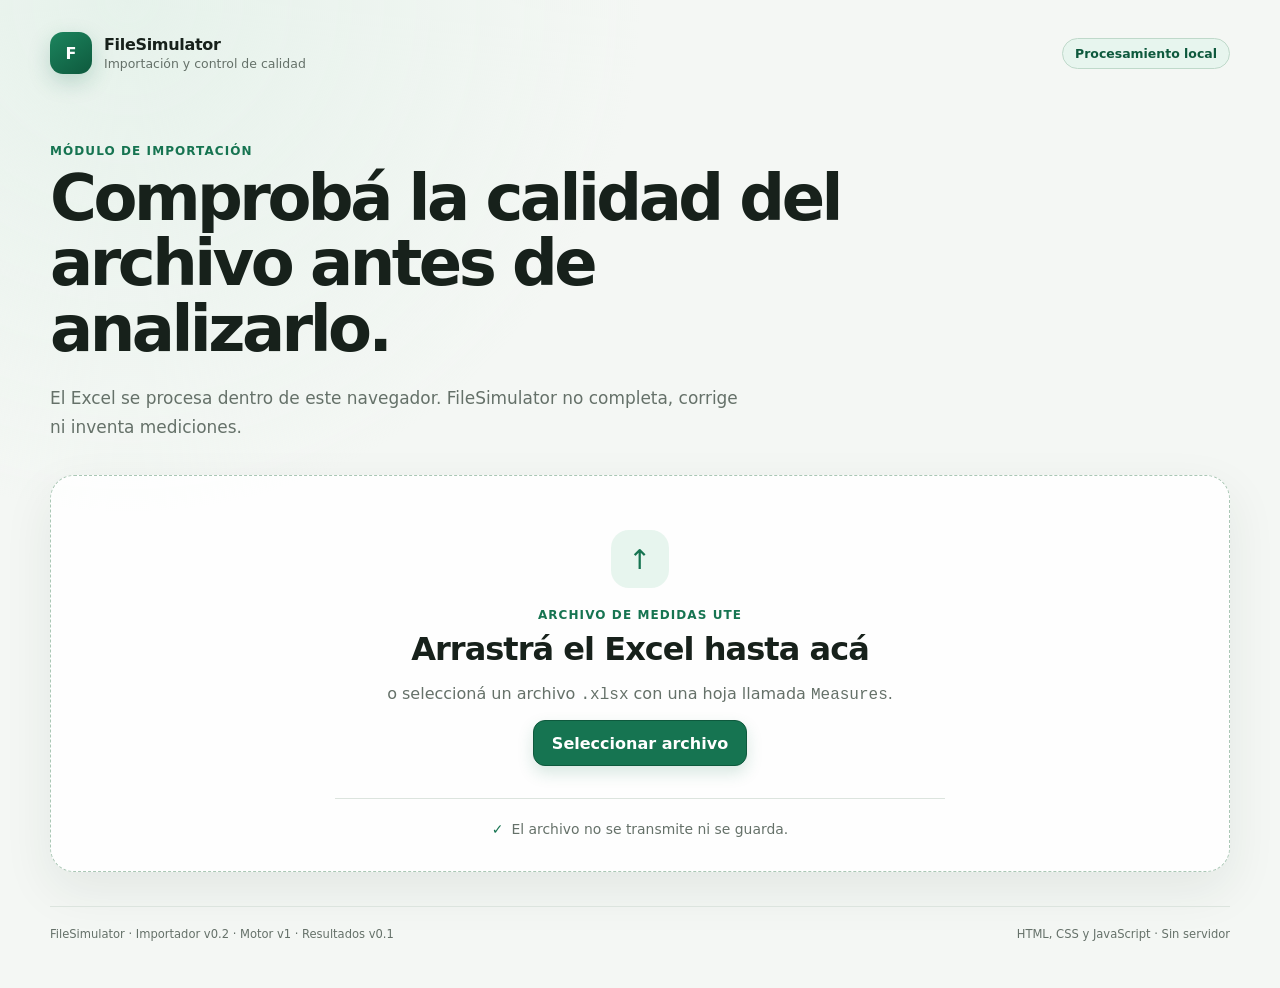
<file: index.html>
<!doctype html>
<html lang="es">
  <head>
    <meta charset="utf-8">
    <meta name="viewport" content="width=device-width, initial-scale=1">
    <meta name="description" content="FileSimulator: importación local, control de calidad y análisis de archivos de medidas UTE.">
    <meta name="theme-color" content="#145c43">
    <title>FileSimulator · Análisis de consumos UTE</title>
    <link rel="stylesheet" href="css/app.css">
    <link rel="stylesheet" href="css/components.css">
    <link rel="stylesheet" href="css/results.css">
  </head>
  <body>
    <noscript>
      <div class="noscript-message">FileSimulator necesita JavaScript habilitado para leer el archivo Excel en este navegador.</div>
    </noscript>

    <div id="app" class="app-shell">
      <header class="app-header">
        <a class="brand" href="./" aria-label="FileSimulator, inicio">
          <span class="brand-mark" aria-hidden="true">F</span>
          <span>
            <strong>FileSimulator</strong>
            <small>Importación y control de calidad</small>
          </span>
        </a>
        <span class="local-pill">Procesamiento local</span>
      </header>

      <main>
        <section id="import-hero" class="hero" aria-labelledby="page-title">
          <p class="eyebrow">Módulo de importación</p>
          <h1 id="page-title">Comprobá la calidad del archivo antes de analizarlo.</h1>
          <p>El Excel se procesa dentro de este navegador. FileSimulator no completa, corrige ni inventa mediciones.</p>
        </section>

        <section id="upload-view" class="upload-section" aria-labelledby="upload-title">
          <div id="drop-zone" class="drop-zone" tabindex="0" role="button" aria-describedby="upload-help">
            <span class="upload-symbol" aria-hidden="true">↑</span>
            <p class="eyebrow">Archivo de medidas UTE</p>
            <h2 id="upload-title">Arrastrá el Excel hasta acá</h2>
            <p id="upload-help">o seleccioná un archivo <code>.xlsx</code> con una hoja llamada <code>Measures</code>.</p>
            <button id="select-file-button" class="button button-primary" type="button">Seleccionar archivo</button>
            <input id="file-input" class="visually-hidden" type="file" accept=".xlsx,application/vnd.openxmlformats-officedocument.spreadsheetml.sheet">
            <div class="privacy-note"><span aria-hidden="true">✓</span> El archivo no se transmite ni se guarda.</div>
          </div>
        </section>

        <section id="processing-view" class="processing-card" aria-live="polite" hidden>
          <div class="spinner" aria-hidden="true"></div>
          <p class="eyebrow">Procesando</p>
          <h2 id="processing-message">Preparando el archivo…</h2>
          <p id="processing-file" class="processing-file"></p>
          <div class="progress-track" role="progressbar" aria-valuemin="0" aria-valuemax="100" aria-valuenow="0">
            <span id="progress-bar"></span>
          </div>
          <p id="progress-label">0 %</p>
          <button id="cancel-button" class="button button-text" type="button">Cancelar</button>
        </section>

        <section id="result-view" class="results-layout" hidden>
          <div id="file-summary"></div>
          <div id="quality-summary"></div>
          <div id="data-preview"></div>
          <div id="issues-list"></div>

          <section class="action-bar" aria-label="Acciones del archivo">
            <div id="acknowledgement-area"></div>
            <div class="action-buttons">
              <button id="discard-button" class="button button-secondary" type="button">Descartar y cargar otro</button>
              <button id="continue-button" class="button button-primary" type="button" disabled>Continuar con el análisis</button>
            </div>
          </section>
        </section>

        <section id="analysis-results-view" class="analysis-results-view" aria-live="polite" hidden>
          <div id="analysis-results-content" class="analysis-results-content"></div>
          <section class="action-bar analysis-action-bar" aria-label="Acciones del análisis">
            <button id="analysis-discard-button" class="button button-secondary" type="button">Descartar y cargar otro archivo</button>
          </section>
        </section>

        <section id="accepted-view" class="accepted-card" hidden>
          <span class="accepted-icon" aria-hidden="true">✓</span>
          <p class="eyebrow">Importación confirmada</p>
          <h2>El dataset normalizado está listo.</h2>
          <p id="accepted-message"></p>
          <button id="accepted-discard-button" class="button button-secondary" type="button">Cargar otro archivo</button>
        </section>

        <section id="fatal-error" class="fatal-error" role="alert" hidden>
          <h2>No pudimos procesar el archivo</h2>
          <p id="fatal-error-message"></p>
          <button id="retry-button" class="button button-secondary" type="button">Volver a intentar</button>
        </section>
      </main>

      <footer class="app-footer">
        <span>FileSimulator · Importador v0.2 · Motor v1 · Resultados v0.1</span>
        <span>HTML, CSS y JavaScript · Sin servidor</span>
      </footer>
    </div>

    <script src="js/vendor/xlsx.full.min.js"></script>
    <script src="js/namespace.js"></script>
    <script src="js/config.js"></script>
    <script src="js/utils.js"></script>
    <script src="js/parser.js"></script>
    <script src="js/validator.js"></script>
    <script src="js/importer.js"></script>
    <script src="js/analysis/contract.js"></script>
    <script src="js/analysis/indexer.js"></script>
    <script src="js/analysis/statistics.js"></script>
    <script src="js/analysis/aggregations.js"></script>
    <script src="js/analysis/analyzer.js"></script>
    <script src="js/ui.js"></script>
    <script src="js/results/results-ui.js"></script>
    <script src="js/results/results-controller.js"></script>
    <script src="js/app.js"></script>
  </body>
</html>
</file>
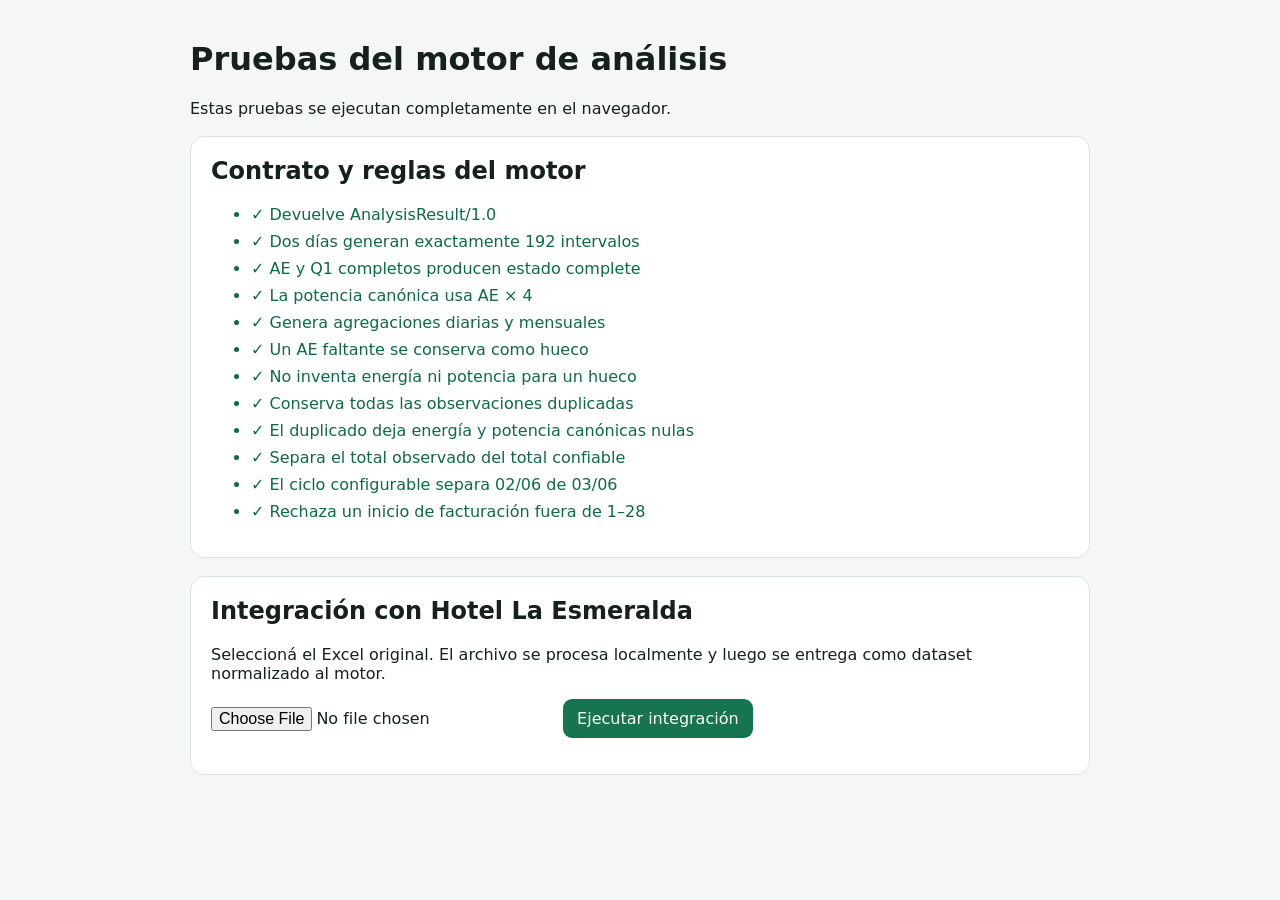
<file: tests/analysis-tests.html>
<!doctype html>
<html lang="es">
  <head>
    <meta charset="utf-8">
    <meta name="viewport" content="width=device-width, initial-scale=1">
    <title>FileSimulator · Pruebas del motor de análisis</title>
    <style>
      body { max-width: 900px; margin: 40px auto; padding: 0 20px; color: #17211b; background: #f4f7f4; font-family: system-ui, sans-serif; }
      section { margin: 18px 0; padding: 20px; border: 1px solid #dce4de; border-radius: 14px; background: white; }
      h1, h2 { margin-top: 0; }
      button, input { font: inherit; }
      button { padding: 10px 14px; border: 0; border-radius: 9px; color: white; background: #167451; cursor: pointer; }
      li { margin: 8px 0; }
      .pass { color: #0e6a46; }
      .fail { color: #b4232c; font-weight: 700; }
    </style>
  </head>
  <body>
    <h1>Pruebas del motor de análisis</h1>
    <p>Estas pruebas se ejecutan completamente en el navegador.</p>
    <section>
      <h2>Contrato y reglas del motor</h2>
      <ul id="unit-results"></ul>
    </section>
    <section>
      <h2>Integración con Hotel La Esmeralda</h2>
      <p>Seleccioná el Excel original. El archivo se procesa localmente y luego se entrega como dataset normalizado al motor.</p>
      <input id="hotel-file" type="file" accept=".xlsx">
      <button id="hotel-run" type="button">Ejecutar integración</button>
      <ul id="hotel-results"></ul>
    </section>

    <script src="../js/vendor/xlsx.full.min.js"></script>
    <script src="../js/namespace.js"></script>
    <script src="../js/config.js"></script>
    <script src="../js/utils.js"></script>
    <script src="../js/parser.js"></script>
    <script src="../js/validator.js"></script>
    <script src="../js/importer.js"></script>
    <script src="../js/analysis/contract.js"></script>
    <script src="../js/analysis/indexer.js"></script>
    <script src="../js/analysis/statistics.js"></script>
    <script src="../js/analysis/aggregations.js"></script>
    <script src="../js/analysis/analyzer.js"></script>
    <script src="analysis-tests.js"></script>
  </body>
</html>
</file>
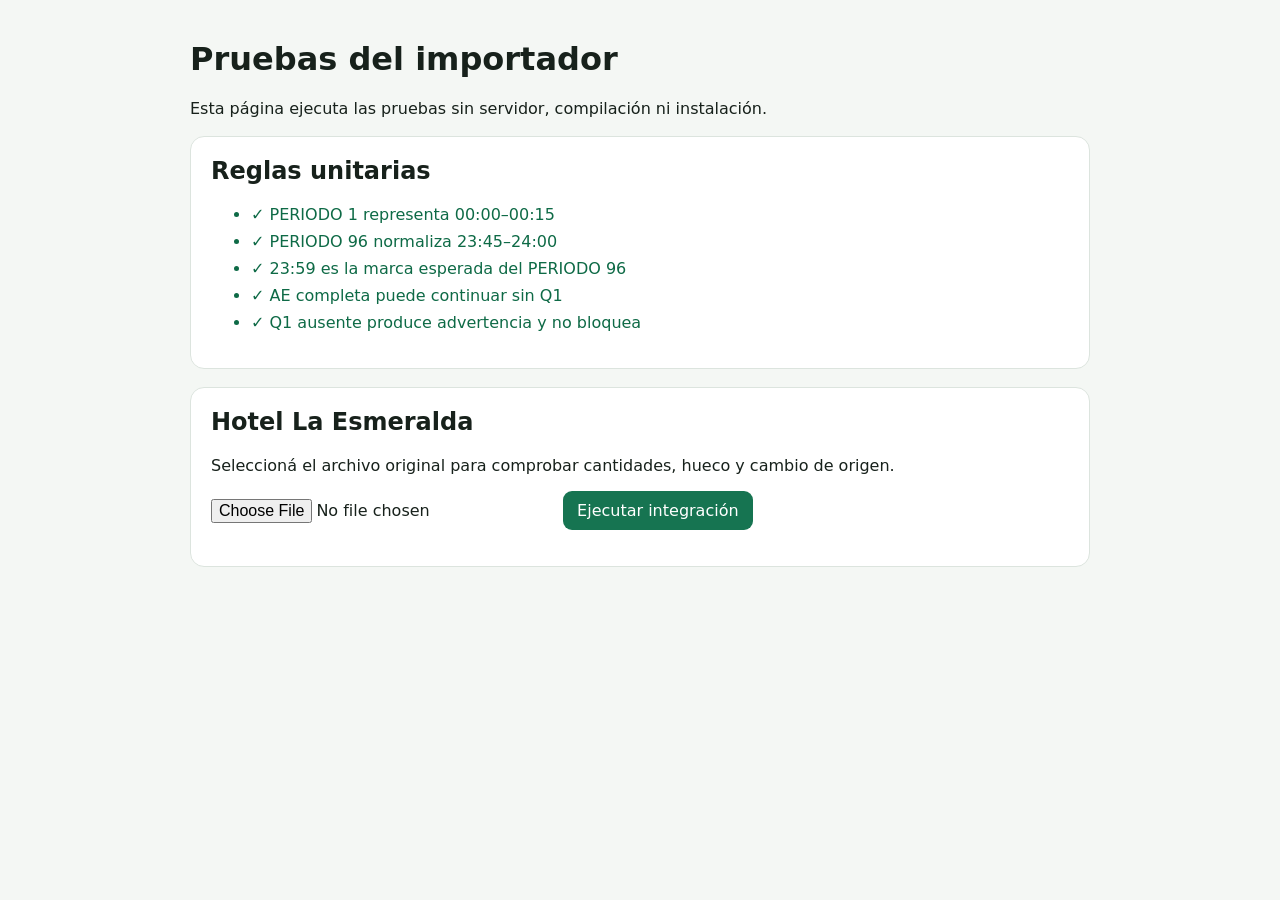
<file: tests/browser-tests.html>
<!doctype html>
<html lang="es">
  <head>
    <meta charset="utf-8">
    <meta name="viewport" content="width=device-width, initial-scale=1">
    <title>FileSimulator · Pruebas del importador</title>
    <style>
      body { max-width: 900px; margin: 40px auto; padding: 0 20px; color: #17211b; background: #f4f7f4; font-family: system-ui, sans-serif; }
      section { margin: 18px 0; padding: 20px; border: 1px solid #dce4de; border-radius: 14px; background: white; }
      h1, h2 { margin-top: 0; }
      button, input { font: inherit; }
      button { padding: 10px 14px; border: 0; border-radius: 9px; color: white; background: #167451; cursor: pointer; }
      li { margin: 8px 0; }
      .pass { color: #0e6a46; }
      .fail { color: #b4232c; font-weight: 700; }
      code { font-family: Consolas, monospace; }
    </style>
  </head>
  <body>
    <h1>Pruebas del importador</h1>
    <p>Esta página ejecuta las pruebas sin servidor, compilación ni instalación.</p>
    <section>
      <h2>Reglas unitarias</h2>
      <ul id="unit-results"></ul>
    </section>
    <section>
      <h2>Hotel La Esmeralda</h2>
      <p>Seleccioná el archivo original para comprobar cantidades, hueco y cambio de origen.</p>
      <input id="hotel-file" type="file" accept=".xlsx">
      <button id="hotel-run" type="button">Ejecutar integración</button>
      <ul id="hotel-results"></ul>
    </section>

    <script src="../js/vendor/xlsx.full.min.js"></script>
    <script src="../js/namespace.js"></script>
    <script src="../js/config.js"></script>
    <script src="../js/utils.js"></script>
    <script src="../js/parser.js"></script>
    <script src="../js/validator.js"></script>
    <script src="../js/importer.js"></script>
    <script src="browser-tests.js"></script>
  </body>
</html>
</file>
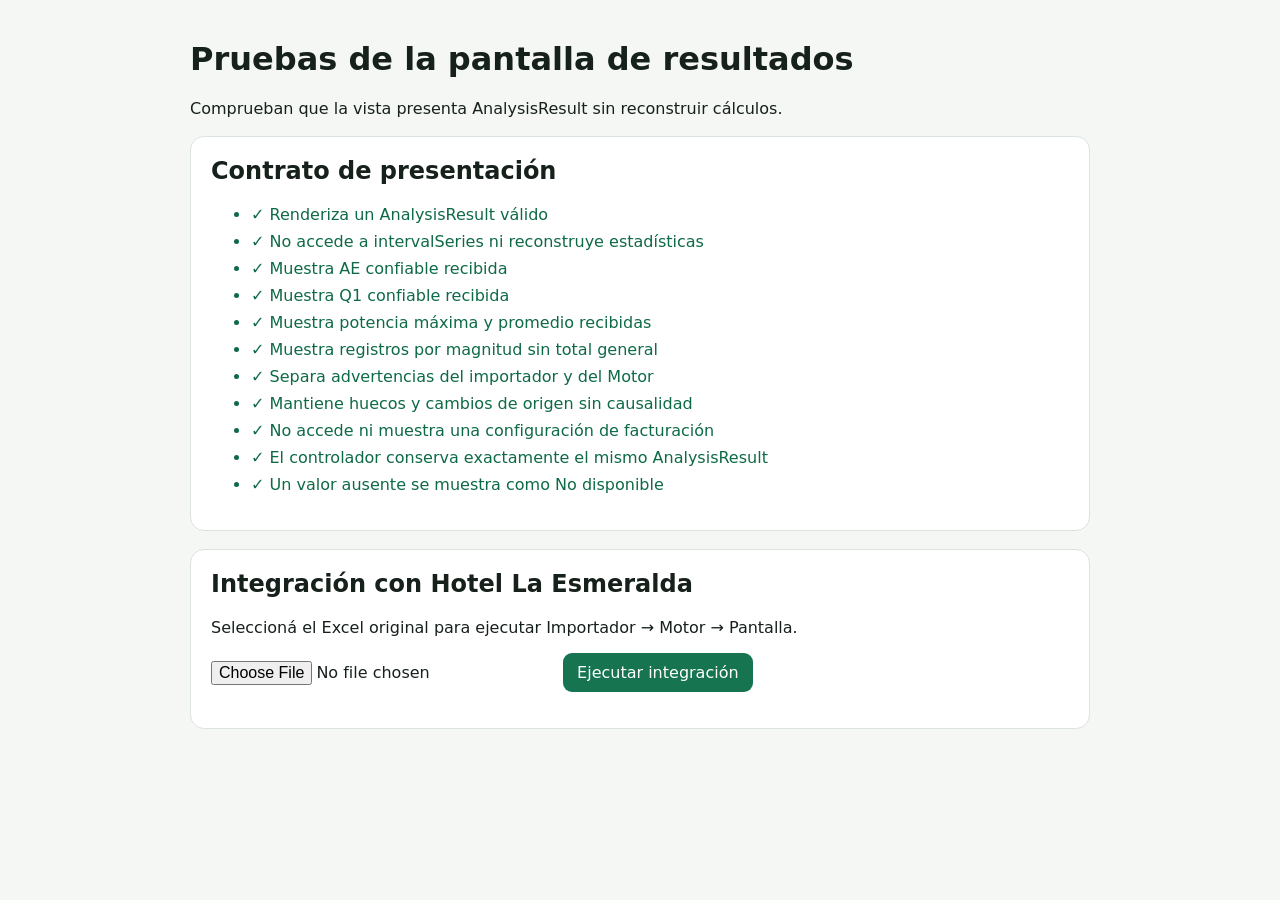
<file: tests/results-tests.html>
<!doctype html>
<html lang="es">
  <head>
    <meta charset="utf-8">
    <meta name="viewport" content="width=device-width, initial-scale=1">
    <title>FileSimulator · Pruebas de la pantalla de resultados</title>
    <style>
      body { max-width: 900px; margin: 40px auto; padding: 0 20px; color: #17211b; background: #f4f7f4; font-family: system-ui, sans-serif; }
      section { margin: 18px 0; padding: 20px; border: 1px solid #dce4de; border-radius: 14px; background: white; }
      h1, h2 { margin-top: 0; }
      button, input { font: inherit; }
      button { padding: 10px 14px; border: 0; border-radius: 9px; color: white; background: #167451; cursor: pointer; }
      li { margin: 8px 0; }
      .pass { color: #0e6a46; }
      .fail { color: #b4232c; font-weight: 700; }
      #analysis-results-view, #import-hero, #upload-view, #processing-view, #result-view, #accepted-view, #fatal-error { display: none; }
    </style>
  </head>
  <body>
    <h1>Pruebas de la pantalla de resultados</h1>
    <p>Comprueban que la vista presenta AnalysisResult sin reconstruir cálculos.</p>
    <section>
      <h2>Contrato de presentación</h2>
      <ul id="unit-results"></ul>
    </section>
    <section>
      <h2>Integración con Hotel La Esmeralda</h2>
      <p>Seleccioná el Excel original para ejecutar Importador → Motor → Pantalla.</p>
      <input id="hotel-file" type="file" accept=".xlsx">
      <button id="hotel-run" type="button">Ejecutar integración</button>
      <ul id="hotel-results"></ul>
    </section>

    <div id="import-hero"></div>
    <div id="upload-view"></div>
    <div id="processing-view"></div>
    <div id="result-view"></div>
    <div id="accepted-view"></div>
    <div id="fatal-error"></div>
    <div id="analysis-results-view" hidden><div id="analysis-results-content"></div></div>

    <script src="../js/vendor/xlsx.full.min.js"></script>
    <script src="../js/namespace.js"></script>
    <script src="../js/config.js"></script>
    <script src="../js/utils.js"></script>
    <script src="../js/parser.js"></script>
    <script src="../js/validator.js"></script>
    <script src="../js/importer.js"></script>
    <script src="../js/analysis/contract.js"></script>
    <script src="../js/analysis/indexer.js"></script>
    <script src="../js/analysis/statistics.js"></script>
    <script src="../js/analysis/aggregations.js"></script>
    <script src="../js/analysis/analyzer.js"></script>
    <script src="../js/results/results-ui.js"></script>
    <script src="../js/results/results-controller.js"></script>
    <script src="results-tests.js"></script>
  </body>
</html>
</file>
<file: css/app.css>
:root {
  font-family: Inter, ui-sans-serif, system-ui, -apple-system, BlinkMacSystemFont, "Segoe UI", sans-serif;
  color: #17211b;
  background: #f4f7f4;
  font-synthesis: none;
  text-rendering: optimizeLegibility;
  --ink: #17211b;
  --muted: #657169;
  --line: #dce4de;
  --surface: #ffffff;
  --surface-soft: #f7faf8;
  --green: #167451;
  --green-dark: #0e593d;
  --green-soft: #e7f5ee;
  --amber: #9a5a08;
  --amber-soft: #fff5df;
  --red: #b4232c;
  --red-soft: #fff0f1;
  --blue: #315d84;
  --blue-soft: #eef5fb;
  --shadow: 0 18px 50px rgba(23, 55, 39, 0.08);
}

* { box-sizing: border-box; }
html { min-width: 320px; min-height: 100%; }
body { margin: 0; min-height: 100vh; background: radial-gradient(circle at 10% 0%, #e6f2eb 0, transparent 32rem), #f4f7f4; }
button, input, select { font: inherit; }
button { cursor: pointer; }
button:disabled { cursor: not-allowed; opacity: 0.46; }
[hidden] { display: none !important; }
code, .mono { font-family: "SFMono-Regular", Consolas, monospace; }

.app-shell { width: min(1180px, calc(100% - 40px)); margin: 0 auto; padding: 24px 0 48px; }
.app-header { display: flex; align-items: center; justify-content: space-between; gap: 16px; padding: 8px 0 28px; }
.brand { display: flex; align-items: center; gap: 12px; color: inherit; text-decoration: none; }
.brand-mark { width: 42px; height: 42px; display: grid; place-items: center; border-radius: 13px; color: white; background: linear-gradient(145deg, #1c855e, #0e593d); box-shadow: 0 8px 22px rgba(22, 116, 81, 0.22); font-weight: 800; }
.brand strong, .brand small { display: block; }
.brand strong { letter-spacing: -0.02em; }
.brand small { margin-top: 2px; color: var(--muted); font-size: 0.78rem; }
.local-pill { padding: 7px 12px; border: 1px solid #bfd9ca; border-radius: 999px; color: var(--green-dark); background: var(--green-soft); font-size: 0.78rem; font-weight: 700; }

.hero { max-width: 790px; padding: 42px 0 34px; }
.eyebrow { margin: 0 0 8px; color: var(--green); font-size: 0.75rem; font-weight: 800; letter-spacing: 0.09em; text-transform: uppercase; }
.hero h1 { margin: 0; font-size: clamp(2.2rem, 5vw, 4.2rem); line-height: 1.02; letter-spacing: -0.055em; }
.hero > p:last-child { max-width: 690px; margin: 22px 0 0; color: var(--muted); font-size: 1.06rem; line-height: 1.7; }

.button { min-height: 46px; padding: 0 18px; border-radius: 12px; font-weight: 750; transition: 150ms ease; }
.button-primary { border: 1px solid var(--green-dark); color: white; background: var(--green); box-shadow: 0 7px 16px rgba(22, 116, 81, 0.17); }
.button-primary:not(:disabled):hover { background: var(--green-dark); transform: translateY(-1px); }
.button-secondary { border: 1px solid var(--line); color: var(--ink); background: white; }
.button-secondary:hover { border-color: #aebcb2; background: var(--surface-soft); }
.button-text { padding: 8px; border: 0; color: var(--green-dark); background: transparent; }
.visually-hidden { position: absolute; width: 1px; height: 1px; padding: 0; margin: -1px; overflow: hidden; clip: rect(0, 0, 0, 0); white-space: nowrap; border: 0; }
.noscript-message { margin: 20px; padding: 16px; border: 1px solid #efc0c4; border-radius: 12px; color: var(--red); background: var(--red-soft); }

.results-layout { display: grid; gap: 22px; }
.app-footer { display: flex; justify-content: space-between; gap: 18px; margin-top: 34px; padding-top: 20px; border-top: 1px solid var(--line); color: var(--muted); font-size: 0.72rem; }

@media (max-width: 860px) {
  .action-bar { position: static; align-items: stretch; flex-direction: column; }
  .action-buttons { justify-content: flex-end; }
  .kpi-grid { grid-template-columns: repeat(2, minmax(0, 1fr)); }
}

@media (max-width: 620px) {
  .app-shell { width: min(100% - 24px, 1180px); padding-top: 12px; }
  .brand small, .local-pill { display: none; }
  .hero { padding-top: 24px; }
  .hero h1 { font-size: 2.35rem; }
  .drop-zone { padding: 38px 18px 24px; }
  .file-card { align-items: flex-start; flex-wrap: wrap; }
  .file-details { width: calc(100% - 74px); }
  .status-badge { margin-left: 74px; }
  .panel { padding: 18px; }
  .section-heading { align-items: stretch; flex-direction: column; }
  .kpi-grid, .detail-grid, .period-grid { grid-template-columns: 1fr; }
  .period-grid ol { grid-template-columns: repeat(6, minmax(0, 1fr)); }
  .action-buttons { flex-direction: column-reverse; }
  .action-buttons .button { width: 100%; }
  .app-footer { flex-direction: column; }
}
</file>
<file: css/components.css>
.drop-zone { padding: 54px 28px 34px; border: 1.5px dashed #aac7b5; border-radius: 24px; background: rgba(255, 255, 255, 0.84); text-align: center; box-shadow: var(--shadow); transition: 160ms ease; }
.drop-zone:focus-visible { outline: 3px solid rgba(22, 116, 81, 0.25); outline-offset: 3px; }
.drop-zone-active { transform: translateY(-2px); border-color: var(--green); background: #eff9f3; }
.upload-symbol { width: 58px; height: 58px; margin: 0 auto 20px; display: grid; place-items: center; border-radius: 18px; color: var(--green); background: var(--green-soft); font-size: 1.7rem; }
.drop-zone h2, .processing-card h2, .accepted-card h2 { margin: 0; font-size: clamp(1.45rem, 3vw, 2rem); letter-spacing: -0.03em; }
.drop-zone > p:not(.eyebrow) { color: var(--muted); }
.privacy-note { max-width: 610px; margin: 32px auto 0; padding-top: 22px; display: flex; justify-content: center; gap: 8px; border-top: 1px solid var(--line); color: var(--muted); font-size: 0.87rem; }
.privacy-note span { color: var(--green); font-weight: 900; }

.processing-card, .accepted-card, .fatal-error { max-width: 720px; margin: 24px auto; padding: 48px; border: 1px solid var(--line); border-radius: 24px; background: var(--surface); box-shadow: var(--shadow); text-align: center; }
.spinner { width: 48px; height: 48px; margin: 0 auto 20px; border: 4px solid #d9e7de; border-top-color: var(--green); border-radius: 50%; animation: spin 900ms linear infinite; }
@keyframes spin { to { transform: rotate(360deg); } }
.processing-file { overflow-wrap: anywhere; color: var(--muted); }
.progress-track { height: 9px; margin: 26px 0 8px; overflow: hidden; border-radius: 999px; background: #e7ede9; }
.progress-track span { display: block; width: 0; height: 100%; border-radius: inherit; background: linear-gradient(90deg, var(--green), #36a979); transition: width 200ms ease; }

.file-card, .panel, .action-bar { border: 1px solid var(--line); border-radius: 20px; background: var(--surface); box-shadow: var(--shadow); }
.file-card { display: flex; align-items: center; gap: 16px; padding: 20px; }
.file-icon { width: 58px; height: 58px; flex: 0 0 auto; display: grid; place-items: center; border-radius: 14px; color: var(--green-dark); background: var(--green-soft); font-size: 0.67rem; font-weight: 900; }
.file-details { min-width: 0; }
.file-details h2 { overflow: hidden; margin: 0; font-size: 1.08rem; text-overflow: ellipsis; white-space: nowrap; }
.file-meta { display: flex; flex-wrap: wrap; gap: 8px 18px; margin-top: 7px; color: var(--muted); font-size: 0.8rem; }
.status-badge { margin-left: auto; padding: 8px 12px; border-radius: 999px; font-size: 0.73rem; font-weight: 800; white-space: nowrap; }
.status-blocked { color: var(--red); background: var(--red-soft); }
.status-ready-with-warnings { color: var(--amber); background: var(--amber-soft); }
.status-ready { color: var(--green-dark); background: var(--green-soft); }

.panel { padding: 26px; }
.section-heading { display: flex; align-items: flex-start; justify-content: space-between; gap: 20px; margin-bottom: 20px; }
.section-heading h2 { margin: 0; font-size: 1.35rem; letter-spacing: -0.025em; }
.severity-summary { display: flex; gap: 8px; font-size: 0.75rem; font-weight: 800; }
.severity-summary span { padding: 6px 9px; border-radius: 999px; }
.severity-error { color: var(--red); background: var(--red-soft); }
.severity-warning { color: var(--amber); background: var(--amber-soft); }

.kpi-grid { display: grid; grid-template-columns: repeat(4, minmax(0, 1fr)); gap: 12px; }
.kpi-card { min-height: 132px; display: flex; flex-direction: column; justify-content: center; padding: 18px; border: 1px solid var(--line); border-radius: 16px; background: var(--surface-soft); }
.kpi-accent { border-color: #b8d9c6; background: linear-gradient(145deg, #edf9f2, #f9fcfa); }
.kpi-card > span { color: var(--muted); font-size: 0.76rem; font-weight: 750; }
.kpi-card strong { margin: 7px 0 5px; font-size: 1.8rem; letter-spacing: -0.04em; }
.kpi-card small { color: var(--muted); font-size: 0.72rem; line-height: 1.35; }

.detail-grid { display: grid; grid-template-columns: repeat(2, minmax(0, 1fr)); gap: 12px; margin-top: 12px; }
.detail-panel { padding: 18px; border: 1px solid var(--line); border-radius: 16px; }
.detail-panel h3 { margin: 0 0 14px; font-size: 0.93rem; }
.detail-panel dl { margin: 0; }
.detail-panel dl > div { display: flex; justify-content: space-between; gap: 16px; padding: 8px 0; border-top: 1px solid #eef2ef; }
.detail-panel dt { color: var(--muted); font-size: 0.78rem; }
.detail-panel dd { margin: 0; text-align: right; font-size: 0.8rem; font-weight: 750; }
.magnitude-row { display: grid; grid-template-columns: 58px 1fr auto; align-items: center; gap: 12px; padding: 9px 0; border-top: 1px solid #eef2ef; font-size: 0.8rem; }
.magnitude-name { width: fit-content; padding: 5px 8px; border-radius: 8px; color: var(--green-dark); background: var(--green-soft); font-weight: 850; }
.empty-note { color: var(--muted); }

.detected-facts { display: grid; gap: 10px; margin-bottom: 22px; }
.detected-facts > div { display: grid; gap: 5px; padding: 13px 15px; border: 1px solid var(--line); border-radius: 12px; background: var(--surface-soft); }
.detected-facts span { color: var(--muted); font-size: 0.72rem; font-weight: 750; text-transform: uppercase; letter-spacing: 0.04em; }
.detected-facts strong { overflow-wrap: anywhere; font-size: 0.78rem; line-height: 1.5; }
.preview-block + .preview-block { margin-top: 22px; }
.preview-block h3, .period-distribution h3 { margin: 0 0 10px; font-size: 0.87rem; }
.table-scroll { overflow-x: auto; border: 1px solid var(--line); border-radius: 13px; }
.preview-table { width: 100%; border-collapse: collapse; white-space: nowrap; font-size: 0.75rem; }
.preview-table th, .preview-table td { padding: 10px 12px; border-bottom: 1px solid #edf1ee; text-align: left; }
.preview-table th { color: var(--muted); background: var(--surface-soft); font-size: 0.68rem; text-transform: uppercase; letter-spacing: 0.04em; }
.preview-table tbody tr:last-child td { border-bottom: 0; }
.period-distribution { margin-top: 22px; color: var(--muted); font-size: 0.78rem; }
.period-distribution > summary { cursor: pointer; color: var(--green-dark); font-weight: 800; }
.period-grid { display: grid; grid-template-columns: repeat(2, minmax(0, 1fr)); gap: 16px; margin-top: 16px; }
.period-grid ol { display: grid; grid-template-columns: repeat(8, minmax(0, 1fr)); gap: 5px; margin: 0; padding: 0; list-style: none; }
.period-grid li { display: grid; place-items: center; gap: 2px; min-width: 0; padding: 5px 2px; border: 1px solid var(--line); border-radius: 7px; background: var(--surface-soft); }
.period-grid li span { font-size: 0.62rem; }
.period-grid li strong { color: var(--ink); font-size: 0.68rem; }

.issue-heading-actions { display: flex; align-items: center; gap: 12px; color: var(--muted); font-size: 0.72rem; }
.issue-heading-actions label { display: flex; align-items: center; gap: 7px; }
.issue-heading-actions select { padding: 6px 26px 6px 8px; border: 1px solid var(--line); border-radius: 8px; color: var(--ink); background: white; }
.issue-group + .issue-group { margin-top: 24px; }
.issue-group > h3 { margin: 0 0 10px; color: var(--muted); font-size: 0.77rem; text-transform: uppercase; letter-spacing: 0.06em; }
.issue-stack { display: grid; gap: 9px; }
.issue-card { display: flex; gap: 13px; padding: 15px; border: 1px solid var(--line); border-radius: 14px; }
.issue-icon { width: 28px; height: 28px; flex: 0 0 auto; display: grid; place-items: center; border-radius: 50%; font-weight: 900; }
.issue-blocking { border-color: #f0c5c8; background: var(--red-soft); }
.issue-blocking .issue-icon { color: white; background: var(--red); }
.issue-warning { border-color: #edd39c; background: var(--amber-soft); }
.issue-warning .issue-icon { color: white; background: #c57914; }
.issue-info { border-color: #c8daea; background: var(--blue-soft); }
.issue-info .issue-icon { color: white; background: var(--blue); }
.issue-copy { min-width: 0; flex: 1; }
.issue-title-row { display: flex; align-items: center; gap: 8px; }
.issue-copy h4 { margin: 2px 0 4px; font-size: 0.9rem; }
.issue-copy p { margin: 0; color: #55625a; font-size: 0.8rem; line-height: 1.45; }
.count-pill { padding: 3px 7px; border-radius: 999px; color: var(--muted); background: rgba(255, 255, 255, 0.72); font-size: 0.68rem; font-weight: 800; }
.issue-copy details { margin-top: 9px; color: var(--muted); font-size: 0.74rem; }
.issue-copy summary { cursor: pointer; font-weight: 750; }
.issue-copy ul { margin: 8px 0 0; padding-left: 19px; }

.action-bar { position: sticky; bottom: 14px; z-index: 2; display: flex; align-items: center; justify-content: space-between; gap: 22px; padding: 18px; }
.acknowledgement { max-width: 610px; display: flex; align-items: flex-start; gap: 10px; color: #4d5a52; font-size: 0.82rem; line-height: 1.4; }
.acknowledgement input { margin-top: 2px; accent-color: var(--green); }
.blocking-note { margin: 0; color: var(--red); font-size: 0.82rem; font-weight: 750; }
.ready-note { margin: 0; color: var(--green-dark); font-size: 0.82rem; font-weight: 750; }
.action-buttons { display: flex; flex: 0 0 auto; gap: 9px; }

.accepted-icon { width: 58px; height: 58px; margin: 0 auto 18px; display: grid; place-items: center; border-radius: 50%; color: white; background: var(--green); font-size: 1.6rem; font-weight: 900; }
.accepted-card p:not(.eyebrow) { color: var(--muted); line-height: 1.6; }
.fatal-error { border-color: #efc0c4; background: var(--red-soft); }
</file>
<file: css/results.css>
.analysis-results-view { display: grid; gap: 22px; }
.analysis-results-content { display: grid; gap: 22px; }

.analysis-header { display: grid; grid-template-columns: minmax(0, 1fr) auto; gap: 18px 28px; }
.analysis-header h1, .analysis-invalid h1 { margin: 0; font-size: clamp(1.7rem, 3vw, 2.45rem); letter-spacing: -0.04em; }
.analysis-header > div > p:last-child, .analysis-invalid > p { margin: 12px 0 0; color: var(--muted); line-height: 1.55; }
.analysis-status { align-self: start; padding: 9px 13px; border-radius: 999px; font-size: 0.76rem; font-weight: 800; white-space: nowrap; }
.analysis-status-complete { color: var(--green-dark); background: var(--green-soft); }
.analysis-status-partial { color: var(--amber); background: var(--amber-soft); }
.analysis-status-ambiguous, .analysis-status-invalid-input { color: var(--red); background: var(--red-soft); }

.analysis-subject { grid-column: 1 / -1; display: grid; grid-template-columns: repeat(3, minmax(0, 1fr)); gap: 1px; margin: 0; overflow: hidden; border: 1px solid var(--line); border-radius: 14px; background: var(--line); }
.analysis-subject > div { min-width: 0; padding: 14px; background: var(--surface-soft); }
.analysis-subject dt { color: var(--muted); font-size: 0.7rem; font-weight: 750; text-transform: uppercase; letter-spacing: 0.04em; }
.analysis-subject dd { overflow-wrap: anywhere; margin: 6px 0 0; font-size: 0.86rem; font-weight: 780; }

.analysis-kpi-grid .kpi-card strong { font-size: clamp(1.25rem, 2.4vw, 1.8rem); }
.analysis-capabilities { display: flex; flex-wrap: wrap; gap: 8px; margin-bottom: 16px; }
.analysis-capabilities span { padding: 7px 10px; border-radius: 999px; font-size: 0.73rem; font-weight: 800; }
.analysis-capabilities .available { color: var(--green-dark); background: var(--green-soft); }
.analysis-capabilities .unavailable { color: var(--muted); background: #edf0ee; }

.analysis-table { width: 100%; border-collapse: collapse; white-space: nowrap; font-size: 0.76rem; }
.analysis-table th, .analysis-table td { padding: 11px 12px; border-bottom: 1px solid #edf1ee; text-align: left; }
.analysis-table th { position: sticky; top: 0; z-index: 1; color: var(--muted); background: var(--surface-soft); font-size: 0.66rem; text-transform: uppercase; letter-spacing: 0.04em; }
.analysis-table tbody tr:last-child td { border-bottom: 0; }
.analysis-table tbody tr:hover { background: #fafcfb; }
.analysis-table-tall { max-height: 520px; overflow: auto; }
.analysis-note { margin: 13px 0 0; color: var(--muted); font-size: 0.74rem; line-height: 1.45; }

.analysis-quality-grid, .analysis-warning-grid { display: grid; grid-template-columns: repeat(3, minmax(0, 1fr)); gap: 12px; }
.analysis-quality-grid > article, .analysis-warning-grid > article { min-width: 0; padding: 17px; border: 1px solid var(--line); border-radius: 15px; }
.analysis-quality-grid h3, .analysis-warning-grid h3 { margin: 0 0 12px; font-size: 0.9rem; }
.analysis-fact-list { display: grid; gap: 8px; margin: 0; padding: 0; list-style: none; }
.analysis-fact-list li { display: grid; gap: 3px; padding: 10px; border-radius: 10px; background: var(--surface-soft); font-size: 0.73rem; }
.analysis-fact-list li span { color: var(--muted); line-height: 1.35; }
.analysis-causality-note { margin: 14px 0 0; padding: 12px 14px; border: 1px solid #c8daea; border-radius: 12px; color: var(--blue); background: var(--blue-soft); font-size: 0.76rem; line-height: 1.45; }

.analysis-warning-grid { grid-template-columns: repeat(2, minmax(0, 1fr)); }
.analysis-warning-stack { display: grid; gap: 8px; }
.analysis-warning-item { padding: 12px; border: 1px solid #edd39c; border-radius: 11px; background: var(--amber-soft); }
.analysis-warning-item strong { display: block; font-size: 0.78rem; }
.analysis-warning-item p { margin: 5px 0 0; color: #67583f; font-size: 0.74rem; line-height: 1.42; }
.analysis-invalid ul { margin: 20px 0 0; padding-left: 20px; color: var(--red); }
.analysis-invalid li + li { margin-top: 8px; }

.analysis-action-bar { position: sticky; bottom: 14px; z-index: 2; justify-content: flex-end; }

@media (max-width: 860px) {
  .analysis-subject { grid-template-columns: repeat(2, minmax(0, 1fr)); }
  .analysis-quality-grid { grid-template-columns: 1fr; }
}

@media (max-width: 620px) {
  .analysis-header { grid-template-columns: 1fr; }
  .analysis-status { width: fit-content; }
  .analysis-subject { grid-column: auto; grid-template-columns: 1fr; }
  .analysis-warning-grid { grid-template-columns: 1fr; }
  .analysis-action-bar .button { width: 100%; }
}
</file>
